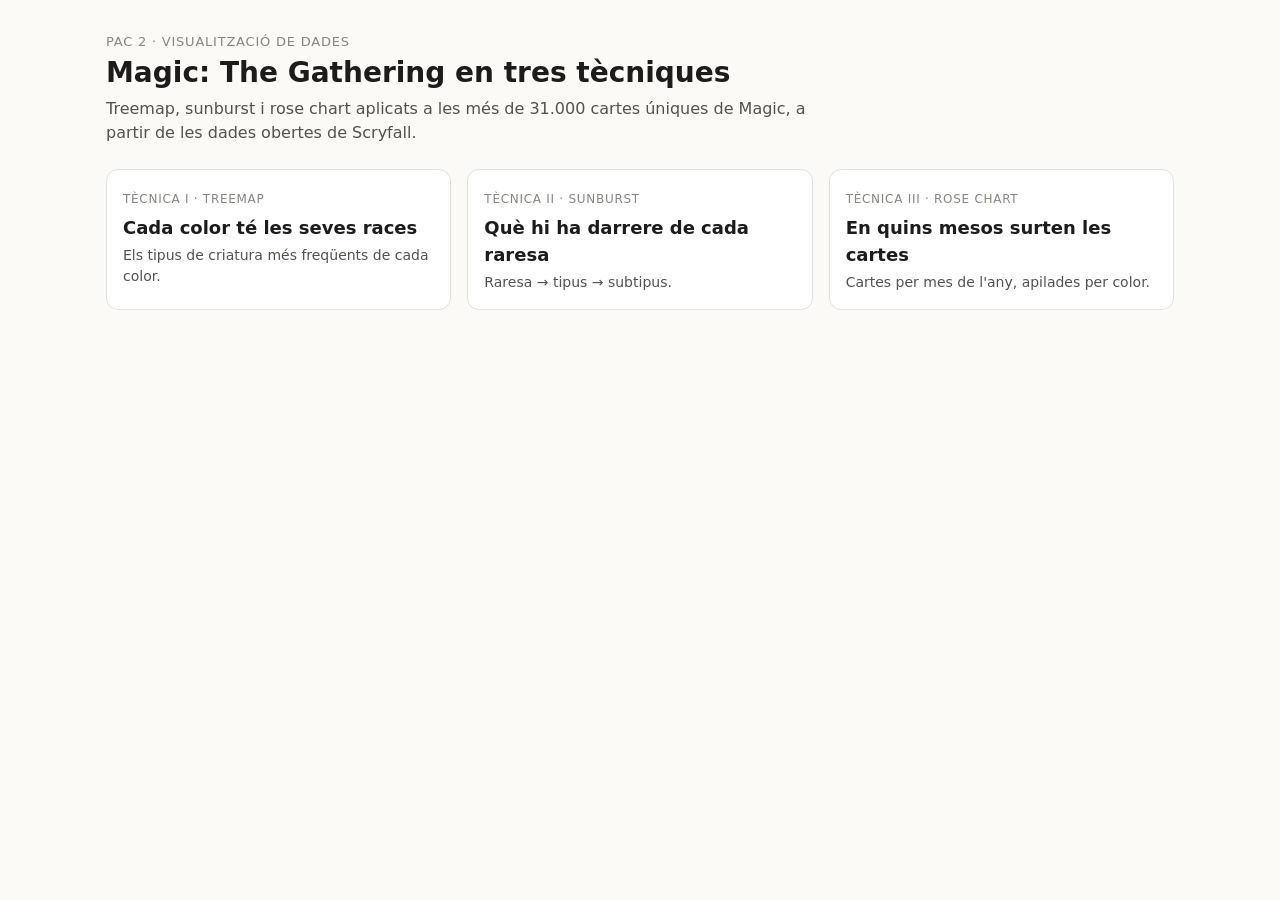
<file: index.html>
<!doctype html>
<html lang="ca">
<head>
<meta charset="utf-8">
<meta name="viewport" content="width=device-width, initial-scale=1">
<title>Magic en dades</title>
<link rel="stylesheet" href="assets/style.css">
</head>
<body>
<main>
  <p class="eyebrow">PAC 2 · Visualització de dades</p>
  <h1>Magic: The Gathering en tres tècniques</h1>
  <p class="lede">Treemap, sunburst i rose chart aplicats a les més de 31.000 cartes úniques de Magic, a partir de les dades obertes de Scryfall.</p>
  <div class="cards">
    <a href="treemap-criatures.html"><span class="tag">Tècnica I · Treemap</span><h3>Cada color té les seves races</h3><p>Els tipus de criatura més freqüents de cada color.</p></a>
    <a href="sunburst-raresa.html"><span class="tag">Tècnica II · Sunburst</span><h3>Què hi ha darrere de cada raresa</h3><p>Raresa → tipus → subtipus.</p></a>
    <a href="rose-mesos.html"><span class="tag">Tècnica III · Rose chart</span><h3>En quins mesos surten les cartes</h3><p>Cartes per mes de l'any, apilades per color.</p></a>
  </div>
</main>
</body>
</html>
</file>
<file: assets/style.css>
:root {
  --surface: #fbfaf7;
  --card: #ffffff;
  --ink: #1d1c1a;
  --ink-2: #55524c;
  --ink-3: #8a867e;
  --rule: #e4e1da;
  --accent: #1f6fb2;
}
@media (prefers-color-scheme: dark) {
  :root:not([data-theme="light"]) {
    --surface: #1a1a19;
    --card: #232321;
    --ink: #f1efe9;
    --ink-2: #b9b5ac;
    --ink-3: #85817a;
    --rule: #3a3936;
    --accent: #6aa8e0;
  }
}
:root[data-theme="dark"] {
  --surface: #1a1a19;
  --card: #232321;
  --ink: #f1efe9;
  --ink-2: #b9b5ac;
  --ink-3: #85817a;
  --rule: #3a3936;
  --accent: #6aa8e0;
}

* { box-sizing: border-box; }
body {
  margin: 0;
  background: var(--surface);
  color: var(--ink);
  font: 16px/1.5 "Inter", system-ui, -apple-system, "Segoe UI", sans-serif;
}
main { max-width: 1100px; margin: 0 auto; padding: 32px 16px 64px; }
a { color: var(--accent); }
nav.crumbs { font-size: 14px; margin-bottom: 16px; }
.eyebrow { font-size: 13px; letter-spacing: .06em; text-transform: uppercase; color: var(--ink-3); margin: 0; }
h1 { font-size: 28px; line-height: 1.2; margin: 4px 0 8px; text-wrap: balance; }
.lede { color: var(--ink-2); max-width: 70ch; margin: 0 0 24px; }
.chart { background: var(--card); border: 1px solid var(--rule); border-radius: 12px; padding: 8px; }
.chart > div.plot { width: 100%; height: 640px; }
.notes { color: var(--ink-2); font-size: 14px; max-width: 75ch; margin-top: 16px; }
.notes h2 { font-size: 15px; color: var(--ink); margin: 20px 0 4px; }
details { margin-top: 16px; font-size: 14px; }
summary { cursor: pointer; color: var(--accent); }
table { border-collapse: collapse; margin-top: 8px; font-variant-numeric: tabular-nums; }
th, td { text-align: left; padding: 4px 12px 4px 0; border-bottom: 1px solid var(--rule); }
th { color: var(--ink-2); font-weight: 600; }
td.num { text-align: right; }
.table-wrap { max-height: 360px; overflow: auto; }

/* Índex */
.cards { display: grid; grid-template-columns: repeat(auto-fit, minmax(260px, 1fr)); gap: 16px; }
.cards a { display: block; background: var(--card); border: 1px solid var(--rule); border-radius: 12px; padding: 16px; text-decoration: none; color: var(--ink); }
.cards a:hover { border-color: var(--accent); }
.cards .tag { font-size: 12px; color: var(--ink-3); text-transform: uppercase; letter-spacing: .06em; }
.cards h3 { margin: 4px 0; font-size: 18px; }
.cards p { margin: 0; color: var(--ink-2); font-size: 14px; }

@media (max-width: 600px) {
  h1 { font-size: 22px; }
  .chart > div.plot { height: 480px; }
}
</file>
